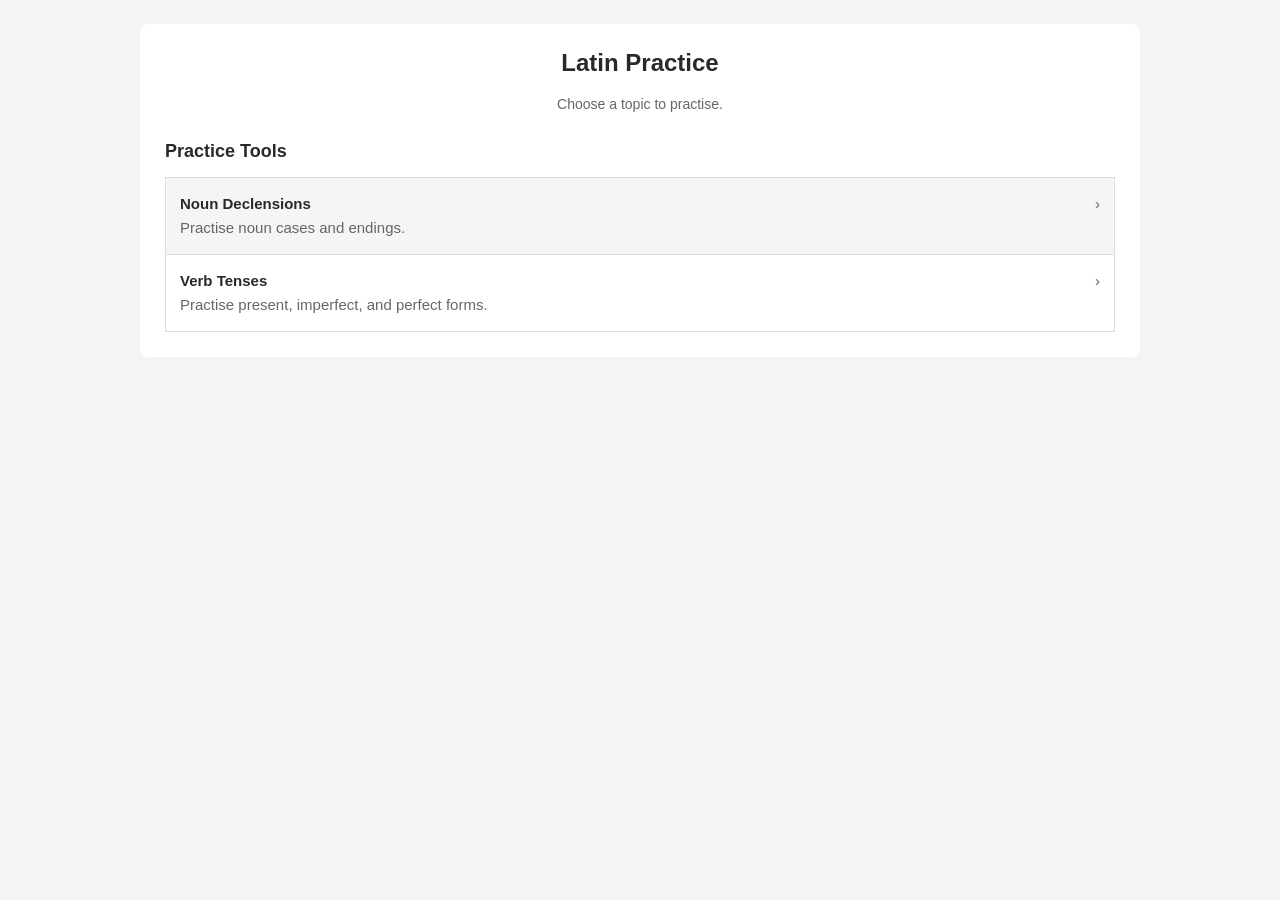
<file: index.html>
<!doctype html>
<html lang="en">
<head>
  <meta charset="utf-8">
  <meta name="viewport" content="width=device-width, initial-scale=1">
  <title>Latin Practice</title>
  <link rel="stylesheet" href="style.css">
</head>
<body>
  <main>
    <h1>Latin Practice</h1>
    <p class="intro">Choose a topic to practise.</p>

    <h2>Practice Tools</h2>
    <nav class="tools" aria-label="Practice tools">
      <a class="tool" href="./declensiontester.html">
        <span>
          <strong>Noun Declensions</strong><br>
          Practise noun cases and endings.
        </span>
        <span aria-hidden="true">›</span>
      </a>

      <a class="tool" href="./tensetester.html">
        <span>
          <strong>Verb Tenses</strong><br>
          Practise present, imperfect, and perfect forms.
        </span>
        <span aria-hidden="true">›</span>
      </a>
    </nav>
  </main>
</body>
</html>
</file>
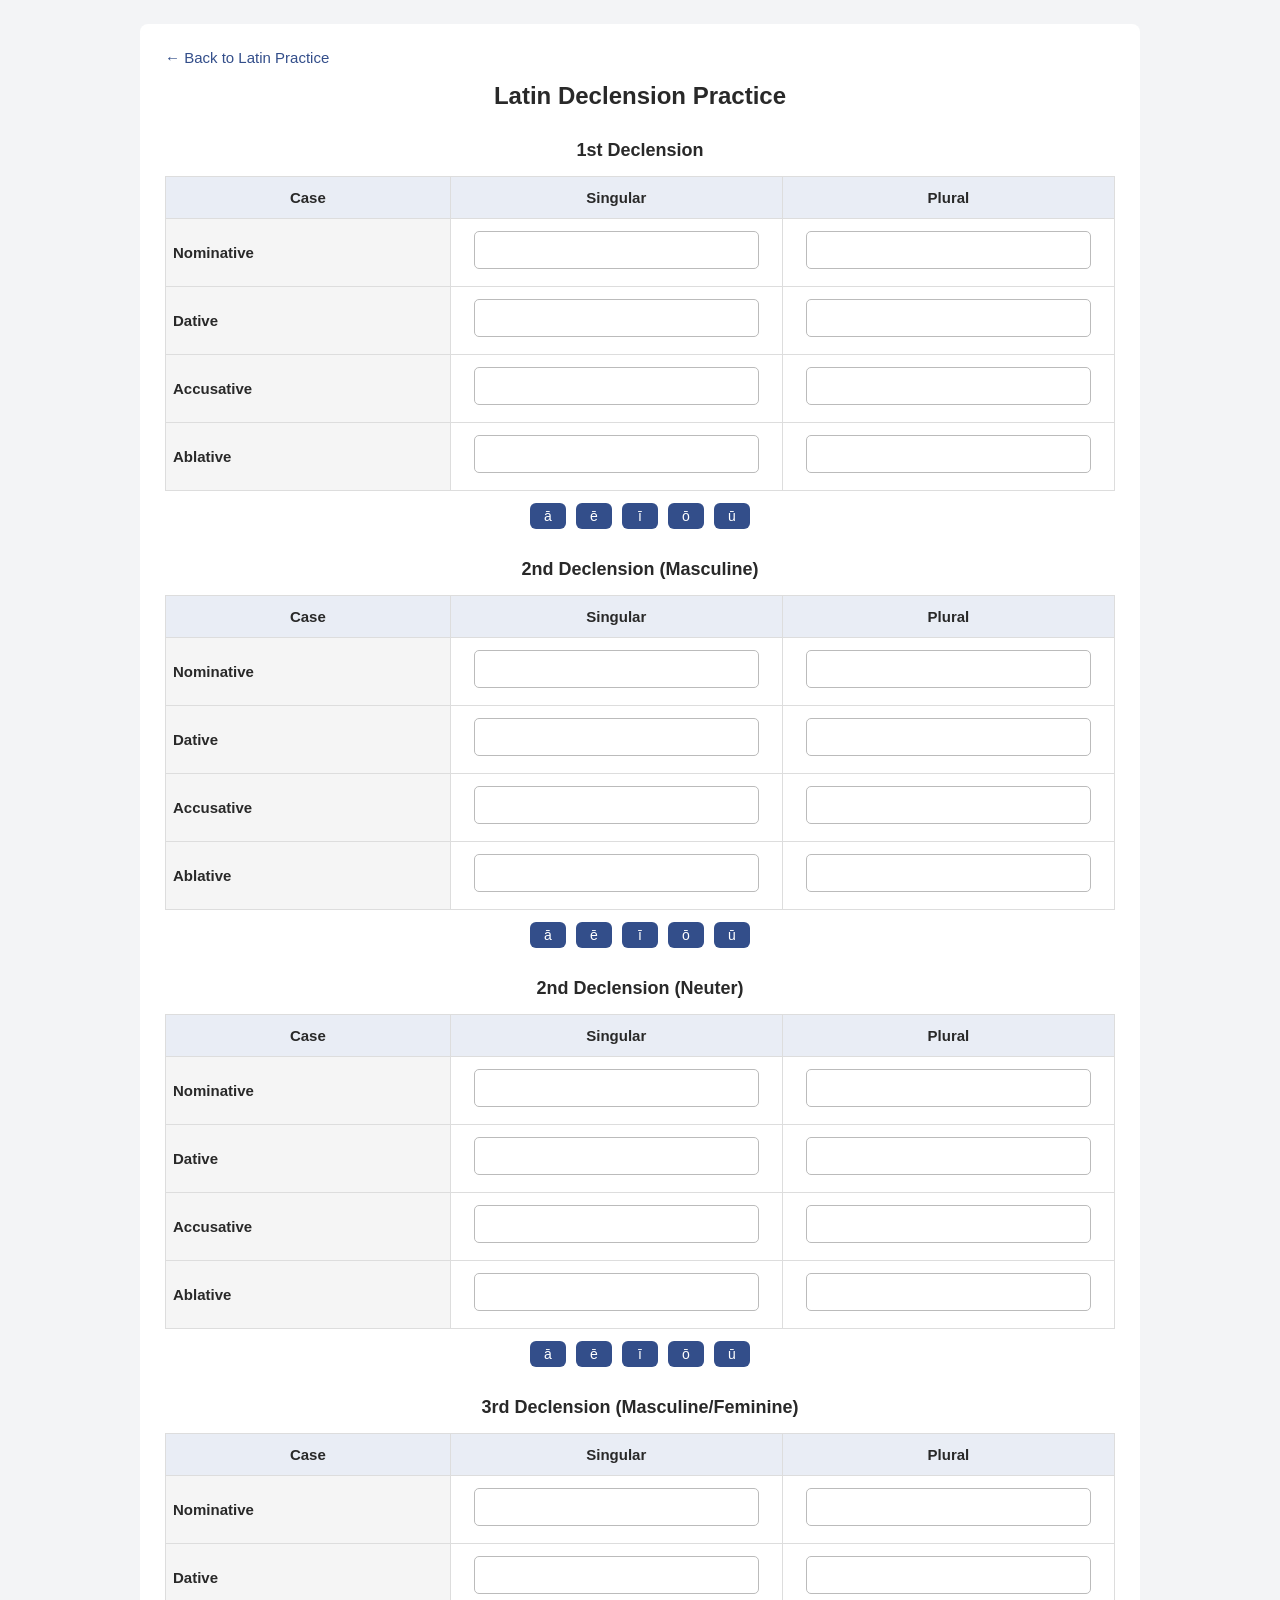
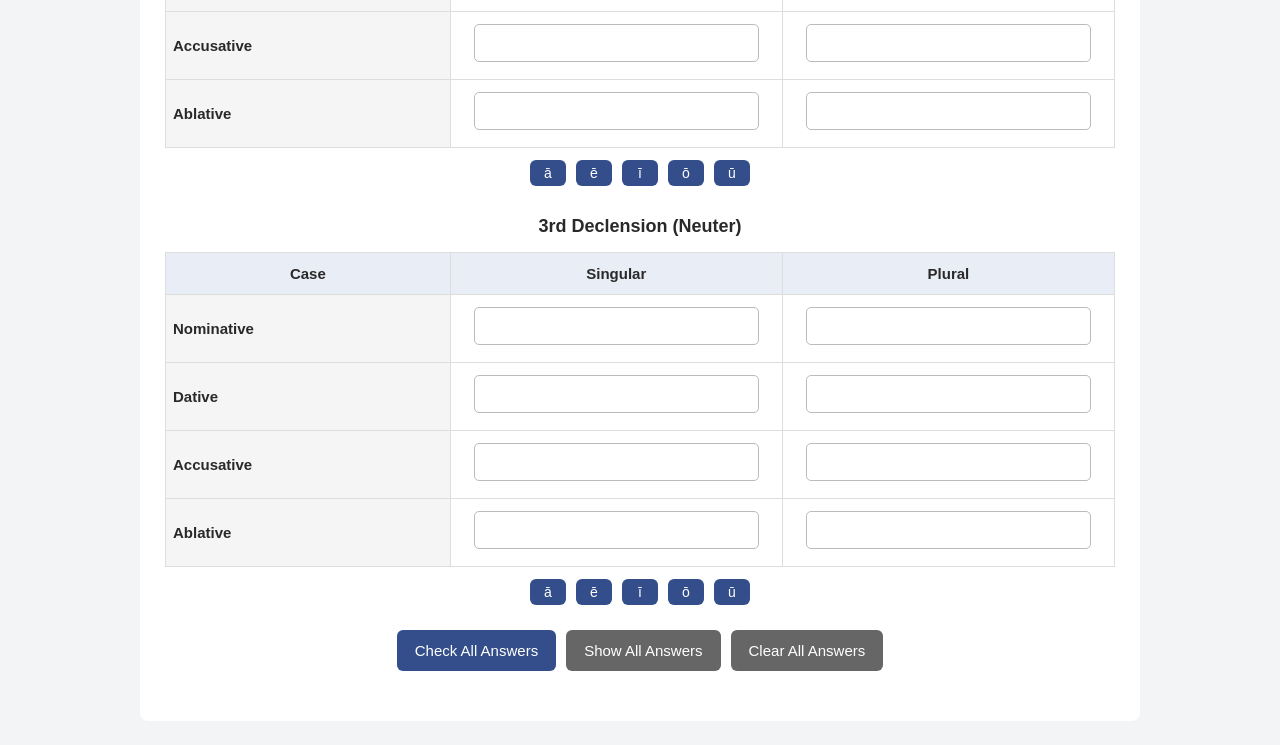
<file: declensiontester.html>
<!DOCTYPE html>
<html lang="en">
<head>
<meta charset="UTF-8">
<meta name="viewport" content="width=device-width, initial-scale=1.0">
<title>Latin Declension Practice</title>

<link rel="stylesheet" href="style.css">

</head>

<body>

<div class="container">

    <a class="back-button" href="./index.html">← Back to Latin Practice</a>

    <h1>Latin Declension Practice</h1>

    <div id="charts"></div>

    <div class="controls">
        <button onclick="checkAnswers()">
            Check All Answers
        </button>

        <button class="secondary" onclick="showAnswers()">
            Show All Answers
        </button>

        <button class="secondary" onclick="resetAnswers()">
            Clear All Answers
        </button>
    </div>

    <div class="feedback" id="feedback"></div>
    <div class="score" id="score"></div>

</div>

<script>

const charts = {
    first: {
        title: "1st Declension",
        cases: [
            ["Nominative", "a", "ae"],
            ["Dative", "ae", "īs"],
            ["Accusative", "am", "ās"],
            ["Ablative", "ā", "īs"]
        ]
    },

    secondM: {
        title: "2nd Declension (Masculine)",
        cases: [
            ["Nominative", "us", "i"],
            ["Dative", "o", "is"],
            ["Accusative", "um", "os"],
            ["Ablative", "o", "is"]
        ]
    },

    secondN: {
        title: "2nd Declension (Neuter)",
        cases: [
            ["Nominative", "um", "a"],
            ["Dative", "o", "is"],
            ["Accusative", "um", "a"],
            ["Ablative", "o", "is"]
        ]
    },

    thirdMF: {
        title: "3rd Declension (Masculine/Feminine)",
        cases: [
            ["Nominative", "varies", "es"],
            ["Dative", "i", "ibus"],
            ["Accusative", "em", "es"],
            ["Ablative", "e", "ibus"]
        ]
    },

    thirdN: {
        title: "3rd Declension (Neuter)",
        cases: [
            ["Nominative", "varies", "a"],
            ["Dative", "i", "ibus"],
            ["Accusative", "varies", "a"],
            ["Ablative", "e", "ibus"]
        ]
    }
};

// Create all five charts

function createCharts() {

    const container = document.getElementById("charts");

    container.innerHTML = "";

    Object.entries(charts).forEach(([key, chart]) => {

        const section = document.createElement("div");
        section.className = "chart";

        const heading = document.createElement("h2");
        heading.textContent = chart.title;

        section.appendChild(heading);

        const table = document.createElement("table");

        table.innerHTML = `
            <thead>
                <tr>
                    <th>Case</th>
                    <th>Singular</th>
                    <th>Plural</th>
                </tr>
            </thead>
            <tbody></tbody>
        `;

        const body = table.querySelector("tbody");

        chart.cases.forEach((row, index) => {

            const tr = document.createElement("tr");

            tr.innerHTML = `
                <td>${row[0]}</td>

                <td>
                    <input
                        type="text"
                        id="${key}-s${index}"
                        autocomplete="off"
                        spellcheck="false"
                    >
                    <div class="answer" id="${key}-sa${index}"></div>
                </td>

                <td>
                    <input
                        type="text"
                        id="${key}-p${index}"
                        autocomplete="off"
                        spellcheck="false"
                    >
                    <div class="answer" id="${key}-pa${index}"></div>
                </td>
            `;

            body.appendChild(tr);

        });

        section.appendChild(table);
	const macronButtons = document.createElement("div");
	macronButtons.className = "macron-buttons";
	
	["ā", "ē", "ī", "ō", "ū"].forEach(letter => {
	    const button = document.createElement("button");
	    button.type = "button";
	    button.textContent = letter;
	    button.dataset.letter = letter;
	    macronButtons.appendChild(button);
	});
	
	section.appendChild(macronButtons);

        container.appendChild(section);

    });

    // Press Enter to check all answers

    document.querySelectorAll("input").forEach(input => {

        input.addEventListener("keydown", event => {

            if (event.key === "Enter") {
                checkAnswers();
            }

        });

    });

}


// Normalize answers

function normalize(value) {
    return value
        .toLowerCase()
        .trim()
        .normalize("NFD")
        .replace(/\u0304/g, "") // Remove macrons
        .replace(/[\s-]/g, "");
}


// Check whether an answer is correct

function isCorrect(input, answer) {

    const entered = normalize(input);

    const accepted = answer.split("/").map(normalize);

    return accepted.includes(entered);

}


// Check every chart

function checkAnswers() {

    let correct = 0;
    let total = 0;

    Object.entries(charts).forEach(([key, chart]) => {

        chart.cases.forEach((row, index) => {

            ["s", "p"].forEach((type, column) => {

                total++;

                const input = document.getElementById(
                    `${key}-${type}${index}`
                );

                const answer = row[column + 1];

                const result = isCorrect(input.value, answer);

                input.classList.remove("correct", "incorrect");

                input.classList.add(
                    result ? "correct" : "incorrect"
                );

                if (result) correct++;

                const answerBox = document.getElementById(
                    `${key}-${type === "s" ? "sa" : "pa"}${index}`
                );

                answerBox.textContent = result
                    ? "✓"
                    : "Answer: " + answer;

            });

        });

    });
}

// Show every answer

function showAnswers() {

    Object.entries(charts).forEach(([key, chart]) => {

        chart.cases.forEach((row, index) => {

            ["s", "p"].forEach((type, column) => {

                const input = document.getElementById(
                    `${key}-${type}${index}`
                );

                const answer = row[column + 1];

                input.value = answer;

                input.classList.remove("incorrect");
                input.classList.add("correct");

                const answerBox = document.getElementById(
                    `${key}-${type === "s" ? "sa" : "pa"}${index}`
                );

                answerBox.textContent = "";

            });

        });

    });

    document.getElementById("feedback").textContent =
        "All answer keys displayed!";

    document.getElementById("score").textContent = "";

}


// Clear all answers

function resetAnswers() {

    document.querySelectorAll("input").forEach(input => {

        input.value = "";

        input.classList.remove("correct", "incorrect");

    });

    document.querySelectorAll(".answer").forEach(box => {

        box.textContent = "";

    });

    document.getElementById("feedback").textContent = "";
    document.getElementById("score").textContent = "";

}


// Start the page

createCharts();

let lastFocusedInput = null;

document.getElementById("charts").addEventListener("focusin", event => {
    if (event.target.matches("input")) {
        lastFocusedInput = event.target;
    }
});

document.getElementById("charts").addEventListener("click", event => {
    const button = event.target.closest(".macron-buttons button");
    if (!button || !lastFocusedInput) return;

    const input = lastFocusedInput;
    const start = input.selectionStart;
    const end = input.selectionEnd;
    const letter = button.dataset.letter;

    input.value =
        input.value.slice(0, start) + letter + input.value.slice(end);

    input.focus();
    input.setSelectionRange(start + 1, start + 1);
});


</script>

</body>
</html>
</file>
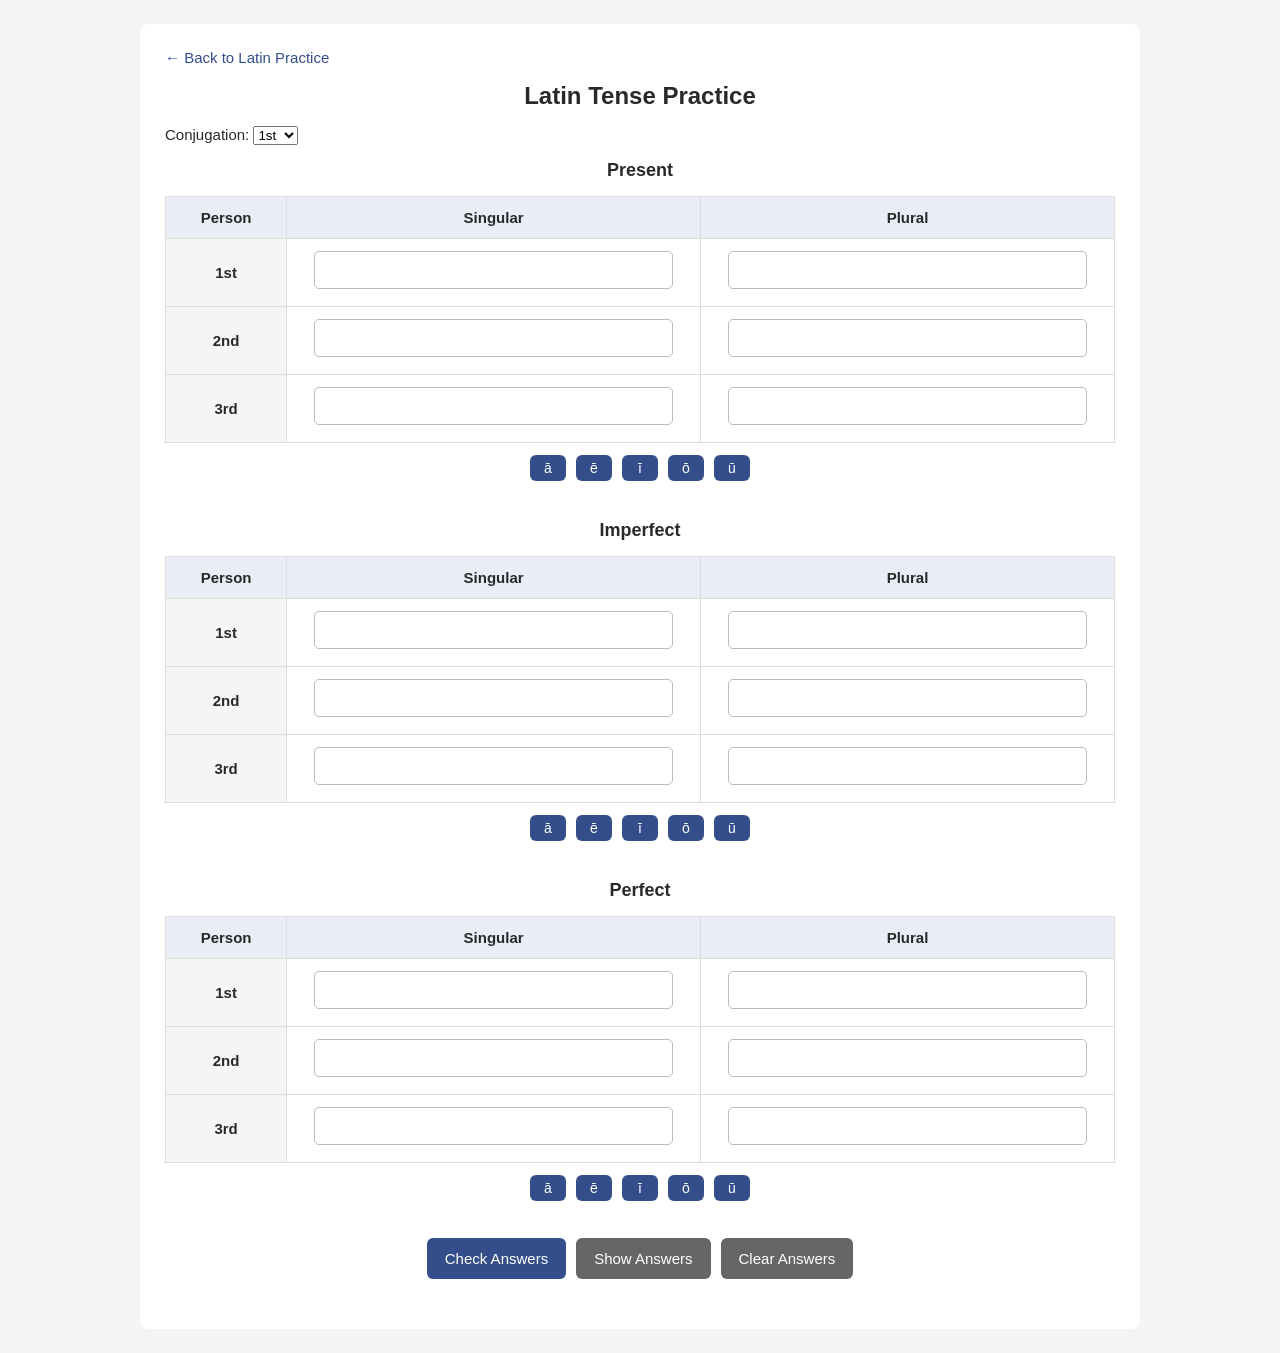
<file: tensetester.html>
<!doctype html>
<html lang="en">
<head>
  <meta charset="UTF-8">
  <meta name="viewport" content="width=device-width, initial-scale=1">
  <title>Latin Tense Practice</title>
  <link rel="stylesheet" href="style.css">
 
</head>
<body>
  <main class="container">
    <a class="back-button" href="./index.html">← Back to Latin Practice</a>

    <h1>Latin Tense Practice</h1>
    <div class="verb-info">
      <label for="conjugation">Conjugation:</label>
      <select id="conjugation">
        <option value="1">1st</option>
        <option value="2">2nd</option>
        <option value="3">3rd</option>
        <option value="4">4th</option>
      </select>
    </div>

    <div id="tables" class="tense-tables"></div>

    <div class="controls">
      <button type="button" id="check">Check Answers</button>
      <button type="button" class="secondary" id="show">Show Answers</button>
      <button type="button" class="secondary" id="clear">Clear Answers</button>
    </div>

    <div class="feedback" id="feedback" aria-live="polite"></div>
    <div class="score" id="score"></div>
  </main>

  <script>
    const endings = {
      present: {
        1: ["ō", "ās", "at", "āmus", "ātis", "ant"],
        2: ["eō", "ēs", "et", "ēmus", "ētis", "ent"],
        3: ["ō", "is", "it", "imus", "itis", "unt"],
        4: ["iō", "īs", "īt", "īmus", "ītis", "iunt"]
      },
      imperfect: {
        1: ["bam", "bās", "bat", "bāmus", "bātis", "bant"],
        2: ["bam", "bās", "bat", "bāmus", "bātis", "bant"],
        3: ["ēbam", "ēbās", "ēbat", "ēbāmus", "ēbātis", "ēbant"],
        4: ["ēbam", "ēbās", "ēbat", "ēbāmus", "ēbātis", "ēbant"]
      },
      perfect: {
        1: ["ī", "istī", "it", "imus", "istis", "ērunt"],
        2: ["ī", "istī", "it", "imus", "istis", "ērunt"],
        3: ["ī", "istī", "it", "imus", "istis", "ērunt"],
        4: ["ī", "istī", "it", "imus", "istis", "ērunt"]
      }
    };

    const tenses = ["present", "imperfect", "perfect"];
    const people = ["1st", "2nd", "3rd"];
    const tables = document.getElementById("tables");
    let lastFocusedInput = null;

    function makeTables() {
      tables.innerHTML = "";

      tenses.forEach(tense => {
        const section = document.createElement("section");
        section.className = "tense-chart";

        const heading = document.createElement("h2");
        heading.textContent = tense[0].toUpperCase() + tense.slice(1);

        const table = document.createElement("table");
        table.innerHTML = `
          <thead>
            <tr><th>Person</th><th>Singular</th><th>Plural</th></tr>
          </thead>
          <tbody></tbody>
        `;

        const body = table.querySelector("tbody");

        for (let person = 0; person < 3; person++) {
          const row = document.createElement("tr");

          row.innerHTML = `
            <td>${people[person]}</td>
            <td>
              <input type="text" data-tense="${tense}" data-index="${person}"
                aria-label="${tense}, ${people[person]} person singular ending"
                autocomplete="off" spellcheck="false">
              <div class="answer"></div>
            </td>
            <td>
              <input type="text" data-tense="${tense}" data-index="${person + 3}"
                aria-label="${tense}, ${people[person]} person plural ending"
                autocomplete="off" spellcheck="false">
              <div class="answer"></div>
            </td>
          `;

          body.appendChild(row);
        }

        section.appendChild(heading);
        section.appendChild(table);
	const macronButtons = document.createElement("div");
	macronButtons.className = "macron-buttons";
	
	["ā", "ē", "ī", "ō", "ū"].forEach(letter => {
	  const button = document.createElement("button");
	  button.type = "button";
	  button.textContent = letter;
	  button.dataset.letter = letter;
	  macronButtons.appendChild(button);
	});

	section.appendChild(macronButtons);

        tables.appendChild(section);
      });
    }

    function normalize(value) {
      return value.toLowerCase().trim()
        .replaceAll("ā", "a")
        .replaceAll("ē", "e")
        .replaceAll("ī", "i")
        .replaceAll("ō", "o")
        .replaceAll("ū", "u");
    }

    function getAnswer(input) {
      const conjugation = document.getElementById("conjugation").value;
      return endings[input.dataset.tense][conjugation][input.dataset.index];
    }

    function checkAnswers() {
      const inputs = document.querySelectorAll("#tables input");
      let correct = 0;

      inputs.forEach(input => {
        const answer = getAnswer(input);
        const isCorrect = normalize(input.value) === normalize(answer);
        const answerBox = input.parentElement.querySelector(".answer");

        input.classList.toggle("correct", isCorrect);
        input.classList.toggle("incorrect", !isCorrect);
        answerBox.textContent = isCorrect ? "✓" : `Answer: ${answer}`;

        if (isCorrect) correct++;
      });

      document.getElementById("feedback").textContent =
        correct === inputs.length
          ? "All answers are correct!"
          : `${correct} of ${inputs.length} correct.`;

      document.getElementById("score").textContent =
        `You have ${inputs.length} endings to practise.`;
    }

    function showAnswers() {
      document.querySelectorAll("#tables input").forEach(input => {
        input.value = getAnswer(input);
        input.classList.remove("incorrect");
        input.classList.add("correct");
        input.parentElement.querySelector(".answer").textContent = "";
      });

      document.getElementById("feedback").textContent = "Answer key displayed.";
      document.getElementById("score").textContent = "";
    }

    function clearAnswers() {
      document.querySelectorAll("#tables input").forEach(input => {
        input.value = "";
        input.classList.remove("correct", "incorrect");
        input.parentElement.querySelector(".answer").textContent = "";
      });

      document.getElementById("feedback").textContent = "";
      document.getElementById("score").textContent = "";
    }

    tables.addEventListener("focusin", event => {
      if (event.target.matches("input")) {
        lastFocusedInput = event.target;
      }
    });

    tables.addEventListener("click", event => {
      const button = event.target.closest(".macron-buttons button");
      if (!button || !lastFocusedInput) return;
    
      const input = lastFocusedInput;
      const start = input.selectionStart;
      const end = input.selectionEnd;
      const letter = button.dataset.letter;
    
      input.value =
        input.value.slice(0, start) + letter + input.value.slice(end);
    
      input.focus();
      input.setSelectionRange(start + 1, start + 1);
    });


    document.getElementById("check").addEventListener("click", checkAnswers);
    document.getElementById("show").addEventListener("click", showAnswers);
    document.getElementById("clear").addEventListener("click", clearAnswers);
    document.getElementById("conjugation").addEventListener("change", clearAnswers);

    makeTables();
  </script>
</body>
</html>
</file>
<file: style.css>
* {
  box-sizing: border-box;
}

body {
  margin: 0;
  padding: 24px 16px;
  color: #292929;
  background: #f3f4f6;
  font: 15px Arial, sans-serif;
}

main,
.container {
  width: 100%;
  max-width: 1000px;
  margin: 0 auto;
  padding: 25px;
  background: white;
  border-radius: 8px;
}

/* Homepage */

h1 {
  margin-top: 0;
  text-align: center;
  font-size: 24px;
}

.intro,
.instructions {
  margin-bottom: 26px;
  color: #666;
  text-align: center;
  font-size: 14px;
  line-height: 1.6;
}

h2 {
  font-size: 18px;
}

.tools {
  border: 1px solid #ddd;
}

.tool {
  display: flex;
  justify-content: space-between;
  padding: 14px;
  border-bottom: 1px solid #ddd;
  color: #666;
  line-height: 1.6;
  text-decoration: none;
}

.tool:last-child {
  border-bottom: 0;
}

.tool:nth-child(odd) {
  background: #f5f5f5;
}

.tool:hover {
  background: #e9edf5;
}

.tool strong {
  color: #292929;
}

/* Declension tester */

.instructions {
  margin-bottom: 20px;
}

.chart {
  margin-top: 30px;
}

.chart h2 {
  margin-bottom: 5px;
  text-align: center;
}

table {
  width: 100%;
  margin-top: 15px;
  border-collapse: collapse;
  text-align: center;
}

th,
td {
  padding: 12px 7px;
  border: 1px solid #ddd;
}

th {
  background: #e9edf5;
}

td:first-child {
  width: 30%;
  background: #f5f5f5;
  font-weight: bold;
  text-align: left;
}

input {
  width: 90%;
  min-width: 55px;
  padding: 9px 4px;
  border: 1px solid #bbb;
  border-radius: 5px;
  text-align: center;
  font-size: 16px;
}

input.correct {
  border: 2px solid #269b54;
  background: #e6f7eb;
}

input.incorrect {
  border: 2px solid #d94b4b;
  background: #fff0f0;
}

.answer {
  margin-top: 5px;
  color: #c0392b;
  font-size: 12px;
}

.controls {
  display: flex;
  flex-wrap: wrap;
  justify-content: center;
  gap: 10px;
  margin: 25px 0;
}

button {
  padding: 12px 18px;
  border: 0;
  border-radius: 6px;
  background: #334e8a;
  color: white;
  font-size: 15px;
  cursor: pointer;
}

button:hover {
  background: #243966;
}

button.secondary {
  background: #666;
}

button.secondary:hover {
  background: #444;
}

.back-button {
  display: inline-block;
  margin-bottom: 16px;
  color: #334e8a;
  text-decoration: none;
}

.back-button:hover {
  text-decoration: underline;
}

.feedback,
.score {
  text-align: center;
}

.feedback {
  margin: 20px 0;
  font-size: 18px;
  font-weight: bold;
}

.score {
  margin-top: 12px;
  color: #555;
}

@media (max-width: 500px) {
  body {
    padding: 15px 9px;
  }

  main,
  .container {
    padding: 15px 9px;
  }

  th,
  td {
    padding: 8px 3px;
    font-size: 13px;
  }

  input {
    width: 95%;
    min-width: 40px;
    font-size: 14px;
  }

  .chart h2 {
    font-size: 16px;
  }
}

/* Shared table styles */
table {
  width: 100%;
  margin-top: 15px;
  border-collapse: collapse;
  text-align: center;
}

th,
td {
  padding: 12px 7px;
  border: 1px solid #ddd;
}

th {
  background: #e9edf5;
}

/* Declension table: label column */
td:first-child {
  width: 30%;
  background: #f5f5f5;
  font-weight: bold;
  text-align: left;
}

/* Tense tester: three tables side by side */
.tense-tables {
  display: grid;
  grid-template-columns: 1fr;
  gap: 12px;
}

.tense-chart h2 {
  text-align: center;
}

.tense-chart td:first-child {
  width: auto;
  text-align: center;
}

.tense-chart input {
  width: 90%;
  min-width: 0;
}

@media (max-width: 650px) {
  .tense-tables {
    grid-template-columns: 1fr;
  }
}

@media (max-width: 500px) {
  th,
  td {
    padding: 8px 3px;
    font-size: 13px;
  }
}

.macron-buttons {
  display: flex;
  justify-content: center;
  gap: 10px;
  margin: 12px 0;
}

.macron-buttons button {
  min-width: 36px;
  padding: 5px 8px;
  font-size: 14px;
}
</file>
